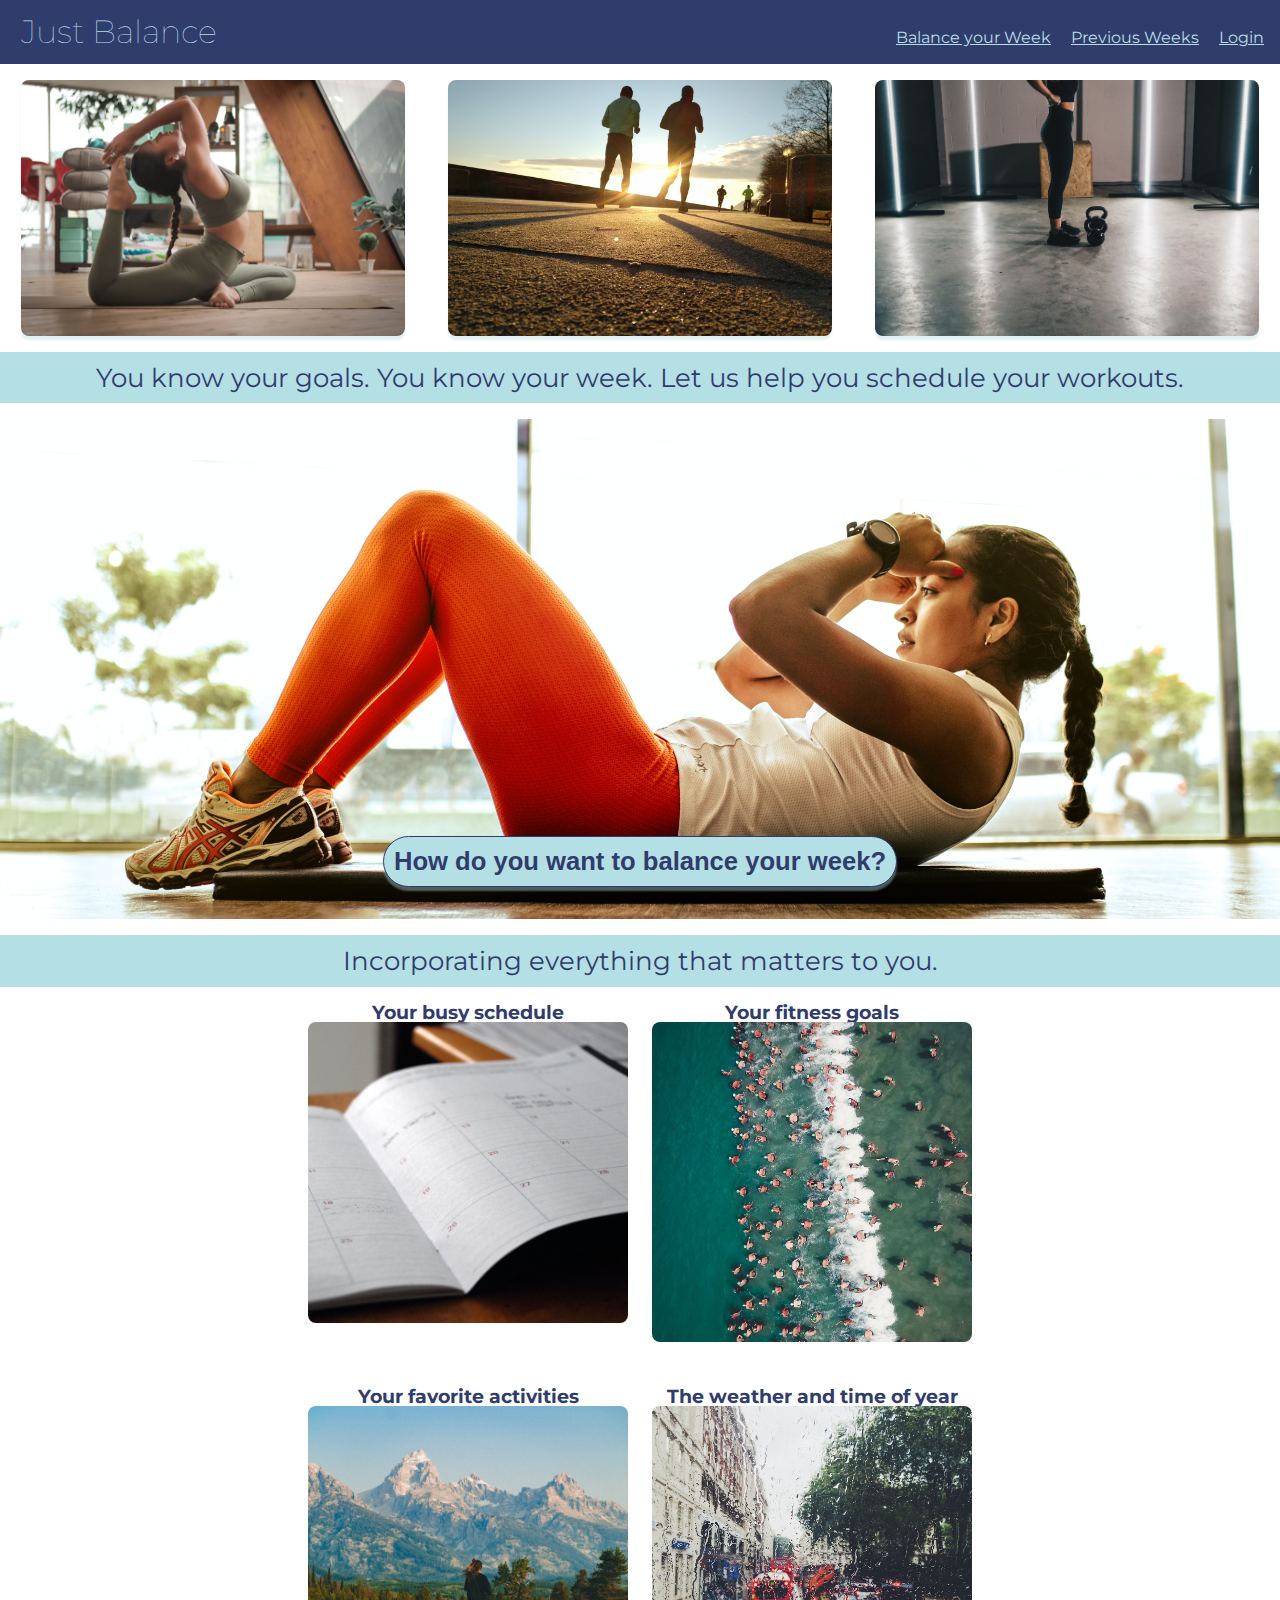
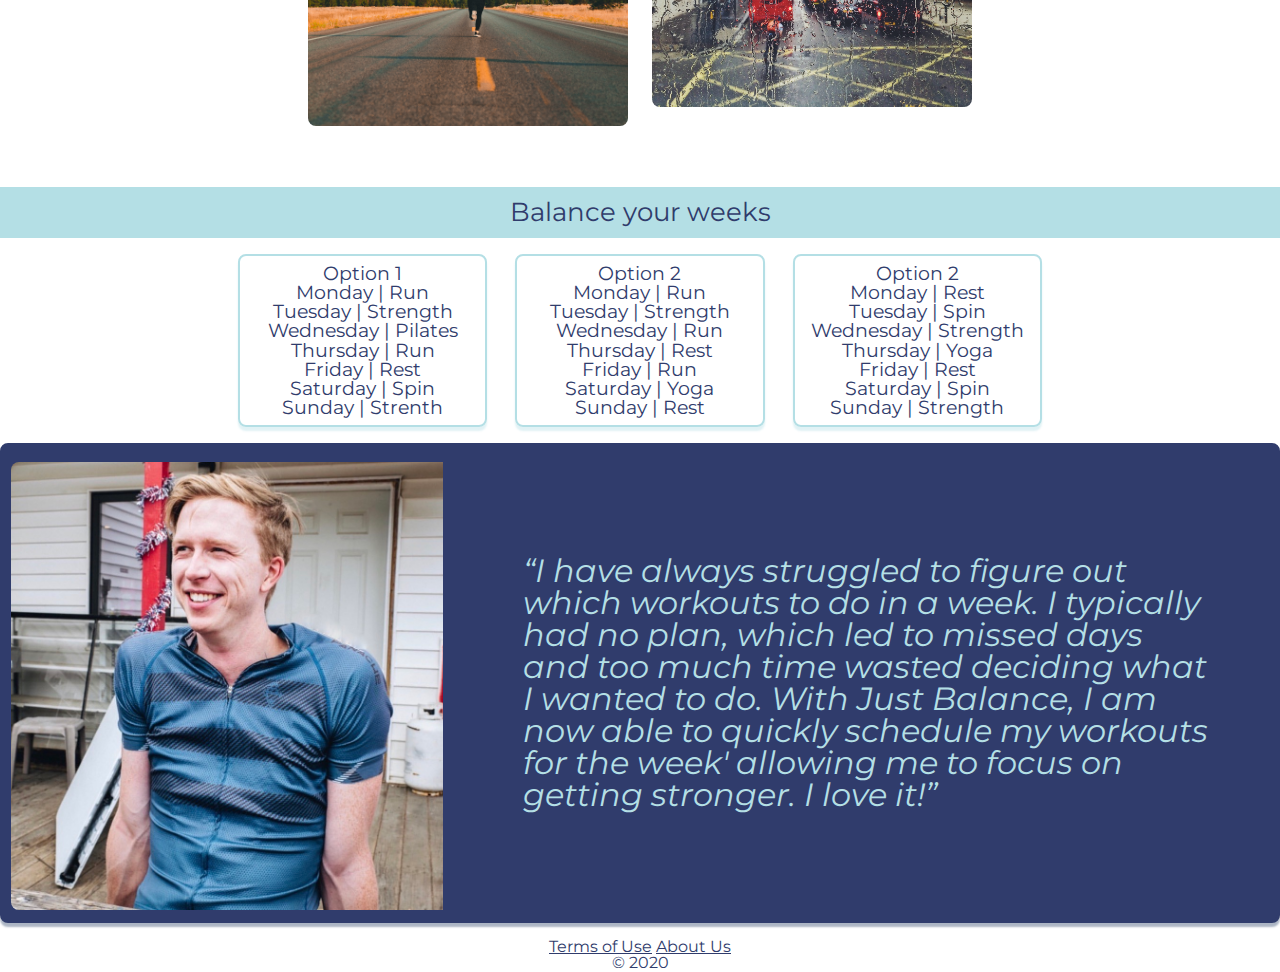
<file: index.html>
<!DOCTYPE html>
<html lang="en">
<head>
    <meta charset="UTF-8">
    <meta name="viewport" content="width=device-width, initial-scale=1">
    <title>Just Balance</title>
    <link href="https://fonts.googleapis.com/css2?family=Montserrat:wght@300;400;600&display=swap" rel="stylesheet">
     <link rel="stylesheet" href="reset.css">
    <link rel="stylesheet" href="main.css">
</head>
<body>
    <header>
        <nav>
            <a href="index.html" id="header-link"><h1>Just Balance</h1></a>
            <div>   
                <a href="balanceyourweek.html" class="nav-link">Balance your Week</a>
                <a href="previousweeks.html" class="nav-link">Previous Weeks</a>
                <a href="login.html" class="nav-link">Login</a>
            </div>
        </nav>
        <section class="workout-types">
            <img src="Images/yoga.jpeg" alt="Yoga">
            <img src="Images/runners.jpeg" alt="People running">
            <img src="Images/kettlebell.jpeg" alt="Kettle bells">
        </section>
        <!-- What do they want -->
        <article>
            <h2>You know your goals. You know your week. Let us help you schedule your workouts.</h2>
            <section class="goals">
                <div id="button">   
                    <a href="balanceyourweek.html">
                        <button type="button">How do you want to balance your week?</button>
                    </a>
                    </div>
            </section>
        </article>
    </header>
    <main>
        <!-- features -->
        <section id="features-section">
            <h2>Incorporating everything that matters to you.</h2>
            <!-- <div class="features">
                <div>
                    <h3>Your busy schedule</h3>
                    <img src="Images/calendar.jpg" alt="A calendar">
                </div>
                <div>
                    <h3>Your fitness goals</h3>
                    <img src="Images/Swimracestart.jpg" alt="A start of a triathlon">
                </div>
                <div>
                    <h3>Your favorite activities</h3>
                    <img src="Images/running.jpg" alt="Someone running"> 
                </div>
                <div>
                    <h3>The weather and time of year</h3>
                    <img src="Images/raining.jpeg" alt="Raining out the window"> 
                </div>
            </div> -->
        </section>
        <!--Week options-->
        <h2>Balance your weeks</h2>
        <section class="workout-weeks">
            <div> 
                <ul class="by-you">
                    <li class="bold-text">Option 1</li>
                    <li>Monday | Run</li>
                    <li>Tuesday | Strength</li>
                    <li>Wednesday | Pilates</li>
                    <li>Thursday | Run</li>
                    <li>Friday | Rest</li>
                    <li>Saturday | Spin</li>
                    <li>Sunday | Strenth</li>
                </ul>
            </div>
            <div>
                <ul class="by-you">
                    <li class="bold-text">Option 2</li>
                    <li>Monday | Run</li>
                    <li>Tuesday | Strength</li>
                    <li>Wednesday | Run</li>
                    <li>Thursday | Rest</li>
                    <li>Friday | Run</li>
                    <li>Saturday | Yoga</li>
                    <li>Sunday | Rest</li>
                </ul>
            </div>
            <div>
                <ul class="by-you">
                    <li class="bold-text">Option 2</li>
                    <li>Monday | Rest</li>
                    <li>Tuesday | Spin</li>
                    <li>Wednesday | Strength</li>
                    <li>Thursday | Yoga</li>
                    <li>Friday | Rest</li>
                    <li>Saturday | Spin</li>
                    <li>Sunday | Strength</li>
                </ul>
            </div>
        </section>
       <!-- Client testimonial -->
        <article class="info-section">
            <img src="Images/Dan.jpeg" alt="A picture of someone after a bike ride.">
            <p>“I have always struggled to figure out which workouts to do in a week. I typically had no plan, which led to missed days and too much time wasted deciding what I wanted to do. With Just Balance, I am now able to quickly schedule my workouts for the week' allowing me to focus on getting stronger. I love it!”</p>
        </article>
    </main>
    <footer>
        <nav>
            <a href="#">Terms of Use</a>
            <a href="#">About Us</a>
            <p>© 2020</p>
        </nav>
    </footer>
    <script src="main.js"></script>
</body>
</html>
</file>
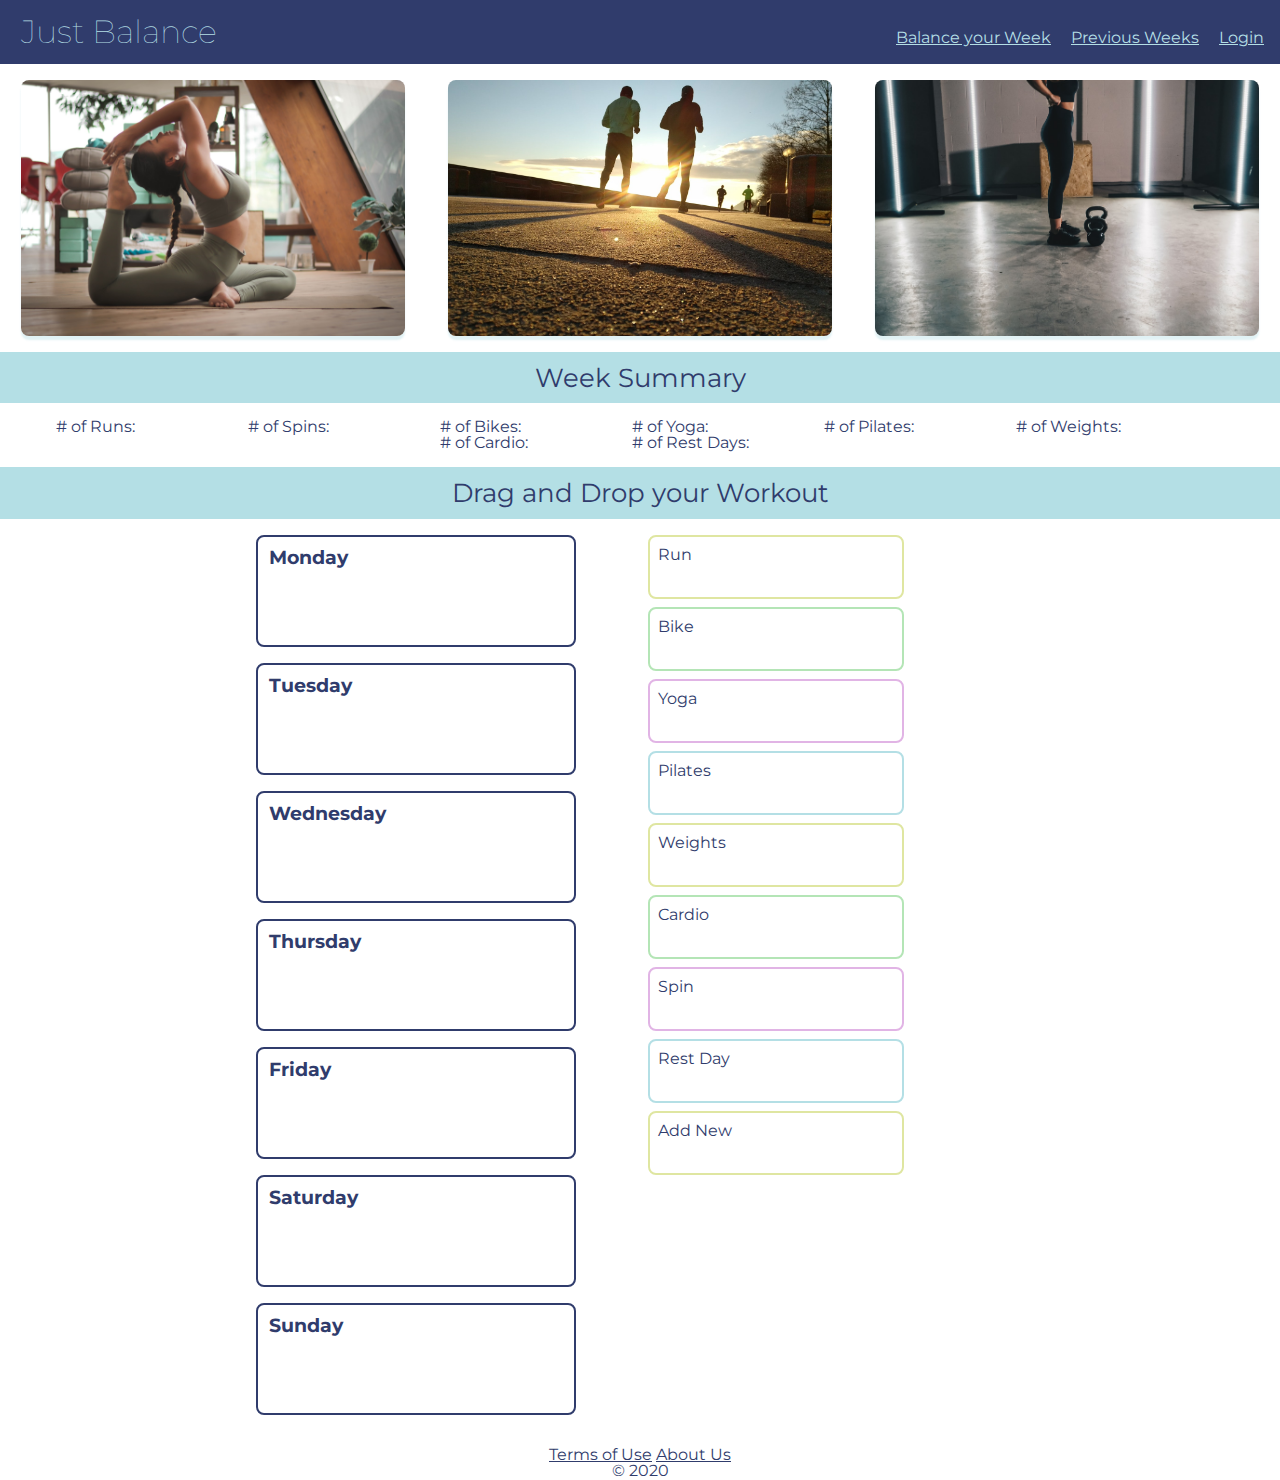
<file: balanceyourweek.html>
<!DOCTYPE html>
<html lang="en">
<head>
    <meta charset="UTF-8">
    <meta name="viewport" content="width=device-width, initial-scale=1.0">
    <title>Balance your Week</title>
    <link href="https://fonts.googleapis.com/css2?family=Montserrat:wght@300;400;600&display=swap" rel="stylesheet">
    <link rel="stylesheet" href="reset.css">
    <link rel="stylesheet" href="main.css">
</head>
<body>
    <header>
        <nav>
            <a href="index.html" id="header-link"><h1>Just Balance</h1></a>
            <div>   
                <a href="balanceyourweek.html" class="nav-link">Balance your Week</a>
                <a href="previousweeks.html" class="nav-link">Previous Weeks</a>
                <a href="login.html" class="nav-link">Login</a>
            </div>
        </nav>
        <section class="workout-types">
            <img src="Images/yoga.jpeg" alt="Yoga">
            <img src="Images/runners.jpeg" alt="People running">
            <img src="Images/kettlebell.jpeg" alt="Kettle bells">
        </section>
    </header>
    <main>
        <section>
            <h2>Week Summary</h2>
            <div class="week-summary">
                <div>
                    <h4># of Runs: </h4>
                </div>
                <div>
                    <h4># of Spins: </h4>
                </div>
                <div>
                    <h4># of Bikes: </h4>
                </div>
                <div>
                    <h4># of Yoga: </h4>
                </div>
                <div>
                    <h4># of Pilates: </h4>
                </div>
                <div>
                    <h4># of Weights: </h4>
                </div>
                <div>
                    <h4># of Cardio: </h4>
                </div>
                <div>
                    <h4># of Rest Days: </h4>
                </div>
            </div>
        </section>
        <section>
            <h2>Drag and Drop your Workout</h2>
            <section class="scheduler">
                <div class="calendar">
                    <div id="dropzone-1" class="calendar-bucket" >
                        <h3>Monday</h3>
                    </div>
                    <div id="dropzone-2" class="calendar-bucket" >
                        <h3>Tuesday</h3>
                    </div>
                    <div id="dropzone-3" class="calendar-bucket" >
                        <h3>Wednesday</h3>
                    </div>
                    <div id="dropzone-4" class="calendar-bucket" >
                        <h3>Thursday</h3>
                    </div>
                    <div id="dropzone-5" class="calendar-bucket" >
                        <h3>Friday</h3>
                    </div>
                    <div id="dropzone-6" class="calendar-bucket" >
                        <h3>Saturday</h3>
                    </div>
                    <div id="dropzone-7" class="calendar-bucket" >
                        <h3>Sunday</h3>
                    </div>
                </div>
                <div class="workout-options" >
                    <div id="draggable-1" class="workout-options-bucket" draggable="true">
                        <h4>Run</h4>
                    </div>
                    <div id="draggable-2" class="workout-options-bucket" draggable="true">
                        <h4>Bike</h4>
                    </div>
                    <div id="draggable-3" class="workout-options-bucket" draggable="true">
                        <h4>Yoga</h4>
                    </div>
                    <div id="draggable-4" class="workout-options-bucket" draggable="true">
                        <h4>Pilates</h4>
                    </div>
                    <div id="draggable-5" class="workout-options-bucket" draggable="true">
                        <h4>Weights</h4>
                    </div>
                    <div id="draggable-6" class="workout-options-bucket" draggable="true">
                        <h4>Cardio</h4>
                    </div>
                    <div id="draggable-7" class="workout-options-bucket" draggable="true">
                        <h4>Spin</h4>
                    </div>
                    <div id="draggable-8" class="workout-options-bucket" draggable="true">
                        <h4>Rest Day</h4>
                    </div>
                    <div id="draggable-9" class="workout-options-bucket" draggable="true" >
                        <h4>Add New</h4>
                    </div>
                </div>
            </section>
        </article>
    </main>
    <footer>
        <nav>
            <a href="#">Terms of Use</a>
            <a href="#">About Us</a>
            <p>© 2020</p>
        </nav>
    </footer>
    <script src="main.js"></script>  
</body>
</html>
</file>
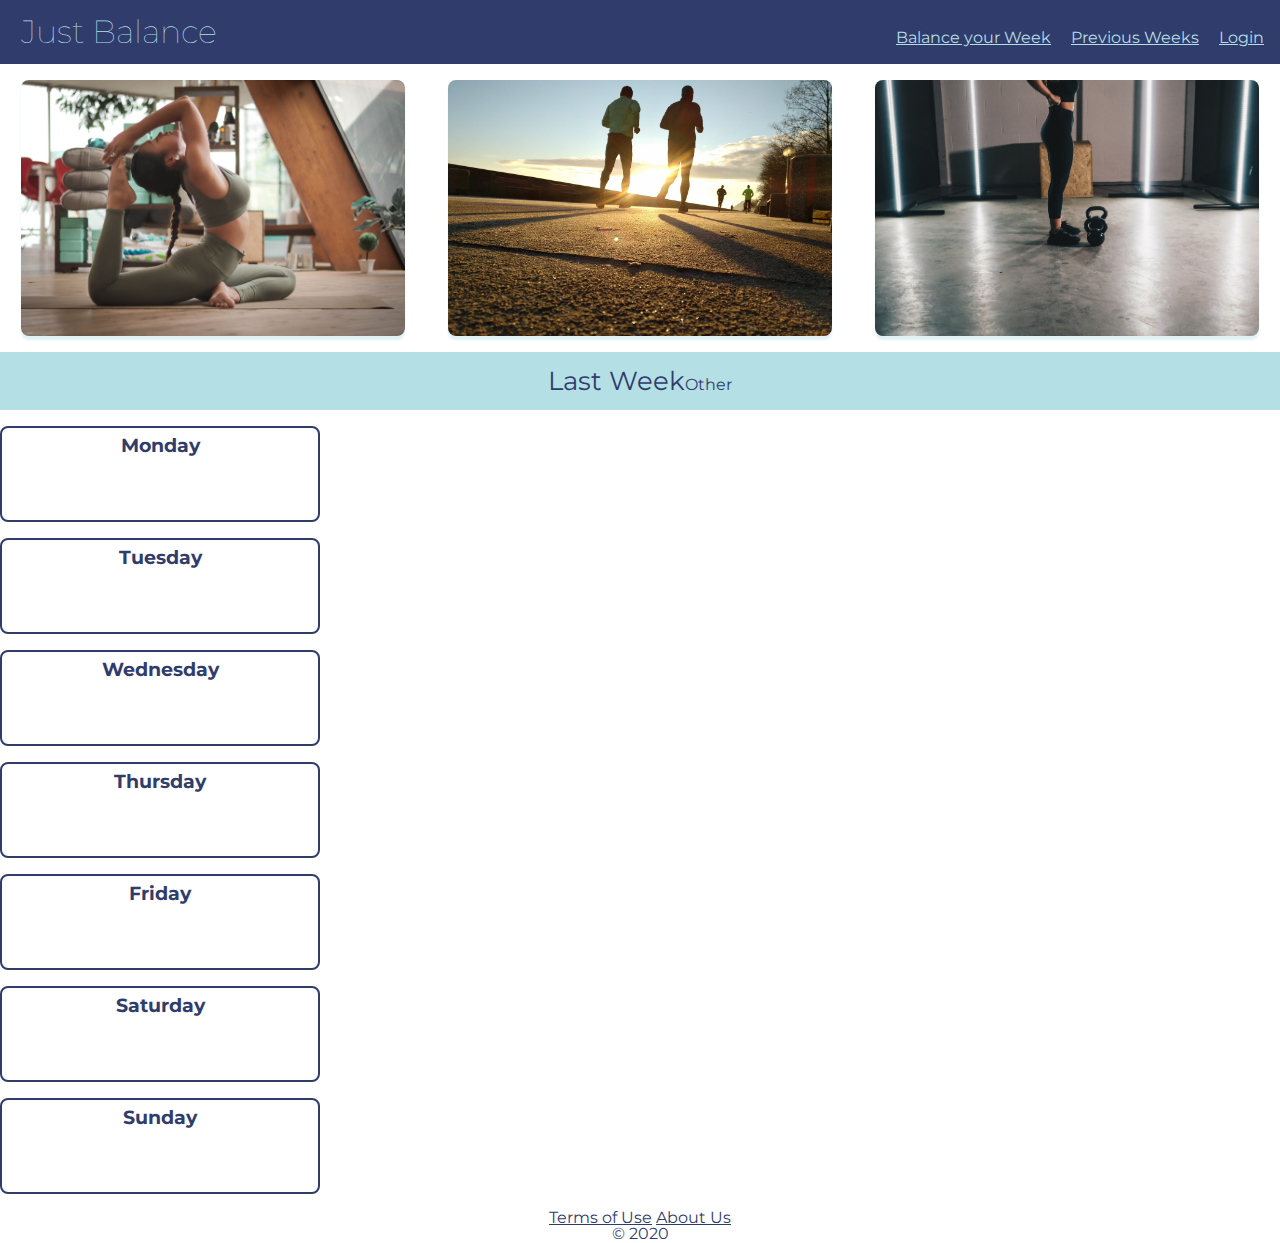
<file: previousweeks.html>
<!DOCTYPE html>
<html lang="en">
<head>
    <meta charset="UTF-8">
    <meta name="viewport" content="width=device-width, initial-scale=1.0">
    <title>Previous Weeks</title>
    <link rel="preconnect" href="https://fonts.gstatic.com">
    <link href="https://fonts.googleapis.com/css2?family=Montserrat:ital,wght@0,100;0,200;0,300;0,400;0,500;0,600;0,700;1,100;1,200;1,300;1,400;1,500;1,700&display=swap" rel="stylesheet">     <link rel="stylesheet" href="reset.css">
    <link rel="stylesheet" href="main.css">
</head>
<body>
    <header>
        <nav>
            <a href="index.html" id="header-link"><h1>Just Balance</h1></a>
            <div>   
                <a href="balanceyourweek.html" class="nav-link">Balance your Week</a>
                <a href="previousweeks.html" class="nav-link">Previous Weeks</a>
                <a href="login.html" class="nav-link">Login</a>
            </div>
        </nav>
        <section class="workout-types">
            <img src="Images/yoga.jpeg" alt="Yoga">
            <img src="Images/runners.jpeg" alt="People running">
            <img src="Images/kettlebell.jpeg" alt="Kettle bells">
        </section>
    </header>
    <main>
        <section>
            <div class="week-selector">
                <h2>Last Week</h2>
                <p>Other</p>
            </div>
            <div class="previous-calendar">
                <div>
                    <h3>Monday</h3>
                </div>
                <div>
                    <h3>Tuesday</h3>
                </div>
                <div>
                    <h3>Wednesday</h3>
                </div>
                <div>
                    <h3>Thursday</h3>
                </div>
                <div>
                    <h3>Friday</h3>
                </div>
                <div>
                    <h3>Saturday</h3>
                </div>
                <div>
                    <h3>Sunday</h3>
                </div>
            </div>
        </section>

    </main>
    <footer>
        <nav>
            <a href="#">Terms of Use</a>
            <a href="#">About Us</a>
            <p>© 2020</p>
        </nav>
    </footer>
    <script src="main.js"></script>  
    
</body>
</html>
</file>
<file: main.css>
* {
    color: #303C6C;
    box-sizing: border-box;
}

body {
    font-family: 'Montserrat', sans-serif;
}

img{
    border-radius: 8px;
}

header nav{
    background: #303C6C;
    display: center;
    padding: .5rem;
    text-align: center;
    margin-bottom: 1rem;
}
#header-link {
    text-decoration: none;
}
#header-link h1{
    text-decoration: none;
    font-size: 2rem;
    font-weight: lighter;
    color:  #B4DFE5;
    margin-left: 5px;
}

@media (min-width: 768px) {
header nav{
    display: flex;
    justify-content: space-between;
    align-items: baseline;
    background: #303C6C;
}
}
h1 {
    font-size: 2rem;
    font-weight: lighter;
    color:  #B4DFE5;
    margin-left: 5px;
}
header a {
    padding: .5rem;
    padding-top: .25;
    color: #B4DFE5;
    font-weight: normal;
}
.nav-link:hover {
    border: 2px solid #B4DFE5;
    border-radius: 8px;
    padding: .5rem;
}
.workout-types {
    margin-top: 5px;
    display: flex;
    justify-content: space-around;
    width: 100%;
}

.workout-types img{
    object-fit: cover;
    width: 30%;
    box-shadow: 0 4px 2px 0 rgba(180,223,229,.4);
    border-radius: 8px;
}
#button {
    padding: 2rem;
}
button {
    background-color: #B4DFE5;
    border: 1px solid #303C6C;
    border-radius: 30px;
    color: #303C6C;
    padding: 10px;
    font-size: 1.6rem;
    font-weight: bold;
    box-shadow: 0 4px 2px 0 rgba(180,223,229,.4) ;
}

.goals{
    background: url('./Images/imagesitup.jpg') no-repeat center center/cover;
    height: 500px;
    align-items: flex-end;
    display: flex;
    justify-content: center;
}

h2{
    font-size: 1.6rem;
    background-color: #B4DFE5;
    padding: .8rem;
    text-align: center;
    vertical-align: middle;
    font-weight: normal;
    margin-bottom: 1rem;
    margin-top: 1rem;
    /* justify-content: center;
    height: 4rem; */
}
h3{
    font-size: 1.2rem;
    text-align: center;
    font-weight: bold;
}
.features{
    display: flex;
    flex-direction: column;
    align-items: center;
    margin: auto;
}
.features div{
    display: flex;
    align-items: center;
    flex-direction: column;
    width: 20rem;
    height: 20rem;
    margin-bottom: 4rem;
}
.features img{
    border-radius: 8px;
    width: 20rem;
    height: 20rem;
    object-fit: cover;
}
@media (min-width: 768px) {
    .features {
        display: grid;
        grid-template-columns: 1fr 1fr;
        column-gap: 1rem;
        max-width: 42rem;
        margin: auto;
    }
    .features div{
        justify-self: center;
        align-items: center;
    }
}

.workout-weeks{
    padding: 0 4rem;
    
}

.workout-weeks div{
    border-radius: 8px;
    border: 2px solid #B4DFE5;
    box-shadow: 0 4px 2px 0 rgba(180,223,229,.4) ;
    padding: .5rem;
    margin-bottom: 1rem;
}
@media (min-width: 768px) {
    .workout-weeks{
        display: flex;
        justify-content: space-around;
        margin-bottom: 1rem;
        max-width: 60rem;
        margin: auto;
    }
    .workout-weeks p{
        font-size: smaller;
    }
    .workout-weeks div{
        width: 30%;
    }
}
ul{
    padding-inline-start: 0;

}
.by-you ul{
    display: flex;  
    align-items: center;
    justify-self: center;
    padding-inline-start: 0;
} 
.by-you li{
    text-align: center;
    margin: 0;
    padding: 0;
    list-style-type: none;   
    font-size: 1.2rem;

}
.bold-text li{
    font-weight: bold;
}

.info-section{
    border-radius: 8px;
    height: 30rem;
    background: #303C6C;
    border: 3px solid #303C6C;
    display: flex;
    justify-content: space-between;
    box-shadow: 0 4px 2px 0 rgba(48,69,108,.4) ;

}

.info-section img {
    width: 50%;
    height: 28rem;
    margin-top: 1rem;
    margin-left: .5rem;
    object-fit: cover;
    object-position: top;
    padding-right: 1rem;

}

.info-section p {
    font-size: 1.3rem;
    font-style: italic;
    color: #B4DFE5;
    margin-top: auto;
    margin-bottom: auto;
    margin-left: 1%;
    margin-right: 1%;
}
@media(min-width: 768px){
    .info-section p {
        font-size: 1.8rem;
    } 
    .info-section img {
        width:24rem;
    }
}
@media(min-width: 1000px){
    .info-section p {
        font-size: 2rem;
        margin-left: 5%;
        margin-right: 5%;
    } 
    .info-section img {
        width:28rem;
    }
}

footer {
    margin-top: 1rem;
    text-align: center;
}

.week-summary {
    display: flex;
    justify-content: center;
    flex-wrap: wrap;
    margin: 1rem 1rem 0 0;
}

.week-summary div{
    width: 12rem;
}
.scheduler {
    display: grid;
    grid-template-columns: 1fr 1fr;
    column-gap: 1rem;
    min-height: 48rem;
    margin: auto;
    max-width: 37rem;
    margin-left: 5%;
}

.calendar h3{
    text-align: left;
}

.calendar-bucket {
    border-radius: 8px;
    border: 2px solid #303C6C;
    padding: .5rem;
    margin-bottom: 1rem; 
    min-height: 7rem;
    max-width: 20rem;
    
    flex-basis: 100%;
    flex-grow: 1;
    padding: .7rem;
}
.listedOptions {
    padding: .2rem;
    margin-top: .2rem;
    color:#black;
    border-radius: 8px;
    background-color: #B4DFE5;
    /* border: 2px solid #B4DFE5; */
}

.listedOptions:nth-child(4n+3){
    /* border: 2px solid #dfe6a1; */
    background-color: #dfe6a1;
 }
.listedOptions:nth-child(4n+2){
   /* border: 2px solid #b4e5b6; */
   background-color: #b4e5b6;
}
.listedOptions:nth-child(4n+1){
    background-color:  #e1b4e5;
 }

.workout-options-bucket {
    flex-basis: 100%;
    flex-grow: 1;
    padding: 10px;
}

.workout-options div{
    border-radius: 8px;
    border: 2px solid #B4DFE5;
    padding-left: .5rem;
    margin-bottom: .5rem; 
    max-width: 16rem;
    height: 4rem;
    border-radius: 8px;
}
.workout-options div:nth-child(4n+1) {
    border: 2px solid #dfe6a1;
}
.workout-options div:nth-child(4n+2) {
    border: 2px solid #b4e5b6;
}
.workout-options div:nth-child(4n+3) {
    border: 2px solid #e1b4e5;
}

@media (min-width: 768px) {
    .scheduler{
        max-width: 48rem;
        margin-left: 5%;
        margin: auto;
    }
}

.week-selector {
    display: flex;
    justify-content: center;
    background: #B4DFE5;
    margin: 1rem 0 1rem;
    align-items: baseline;
    padding: 0rem;
}


.week-selector p{
    background: #B4DFE5;
    text-align: right;

}
.week-selector h2{
    padding: 0;
    text-align: center;
}
.week-summary div{
    padding: 0rem;
}

.previous-calendar div{
    border-radius: 8px;
    border: 2px solid #303C6C;
    padding: .5rem;
    margin-bottom: 1rem; 
    height: 6rem;
    max-width: 20rem;
}
</file>
